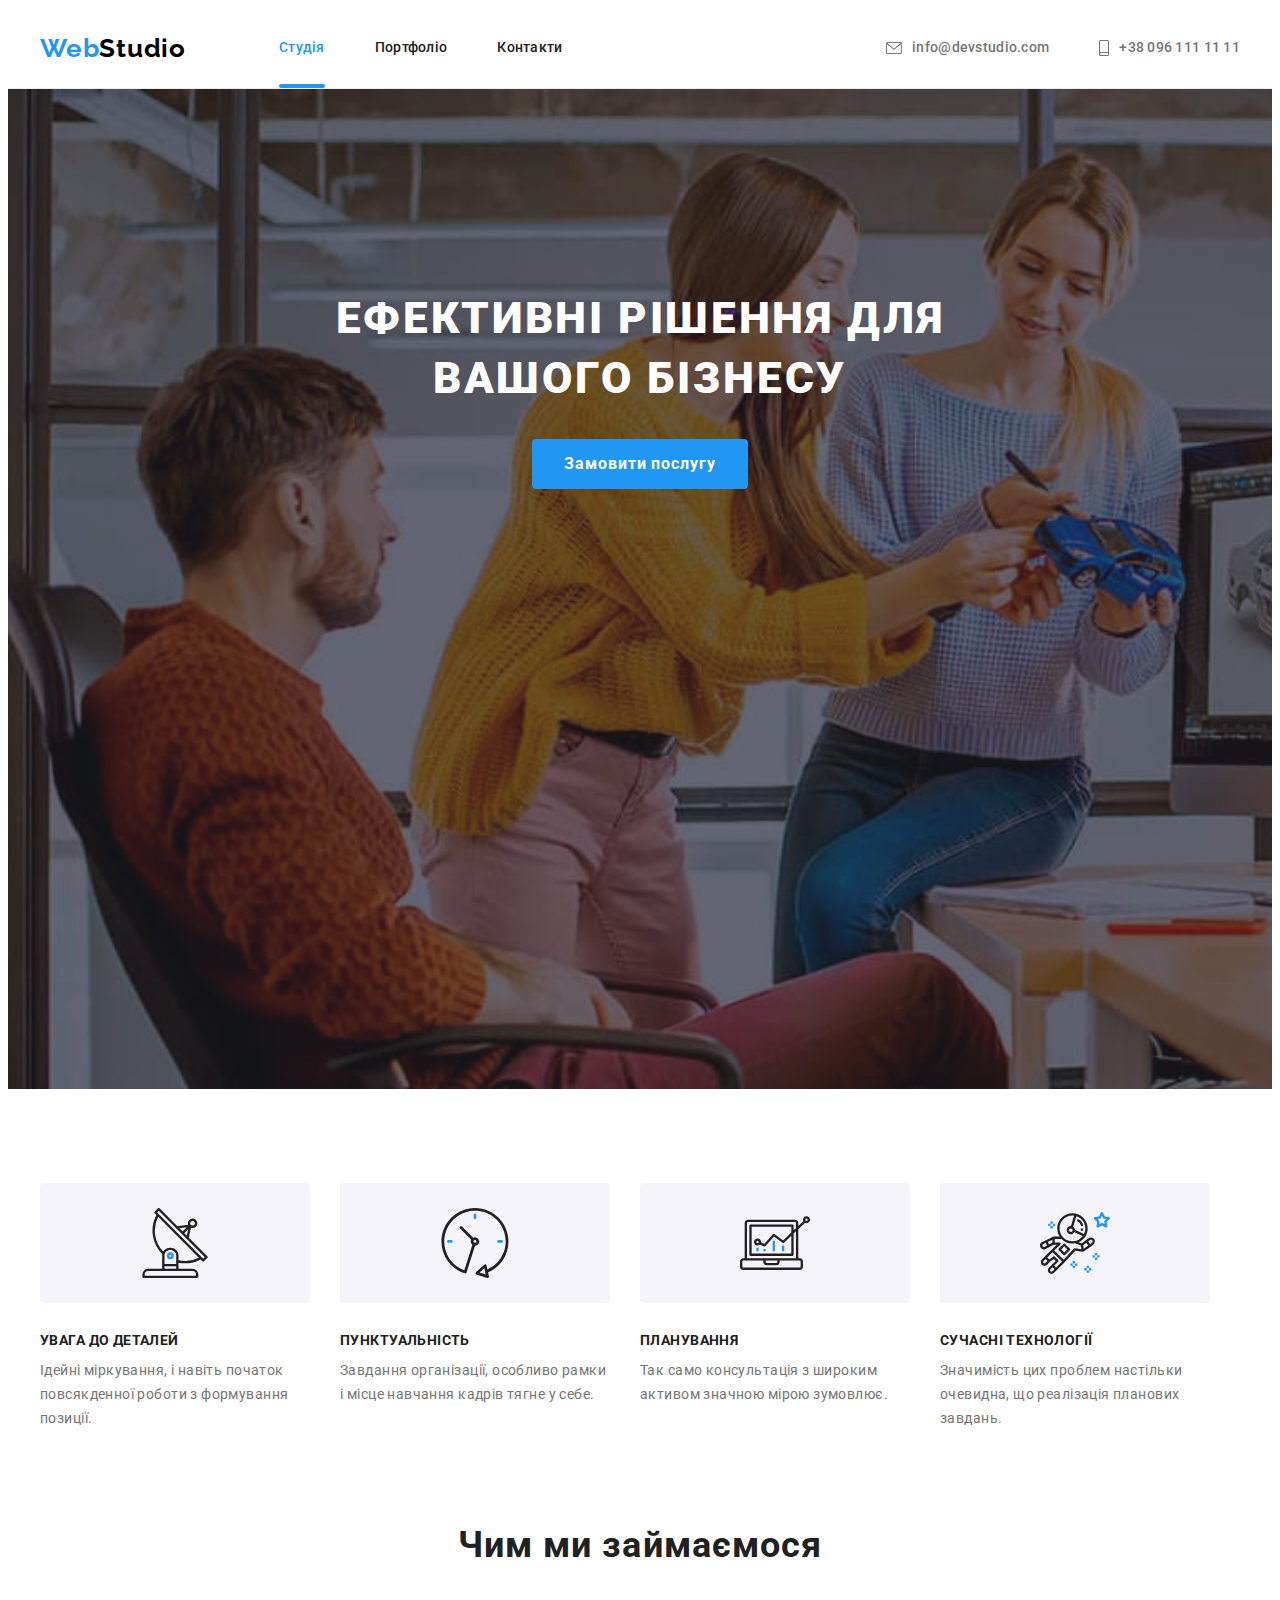
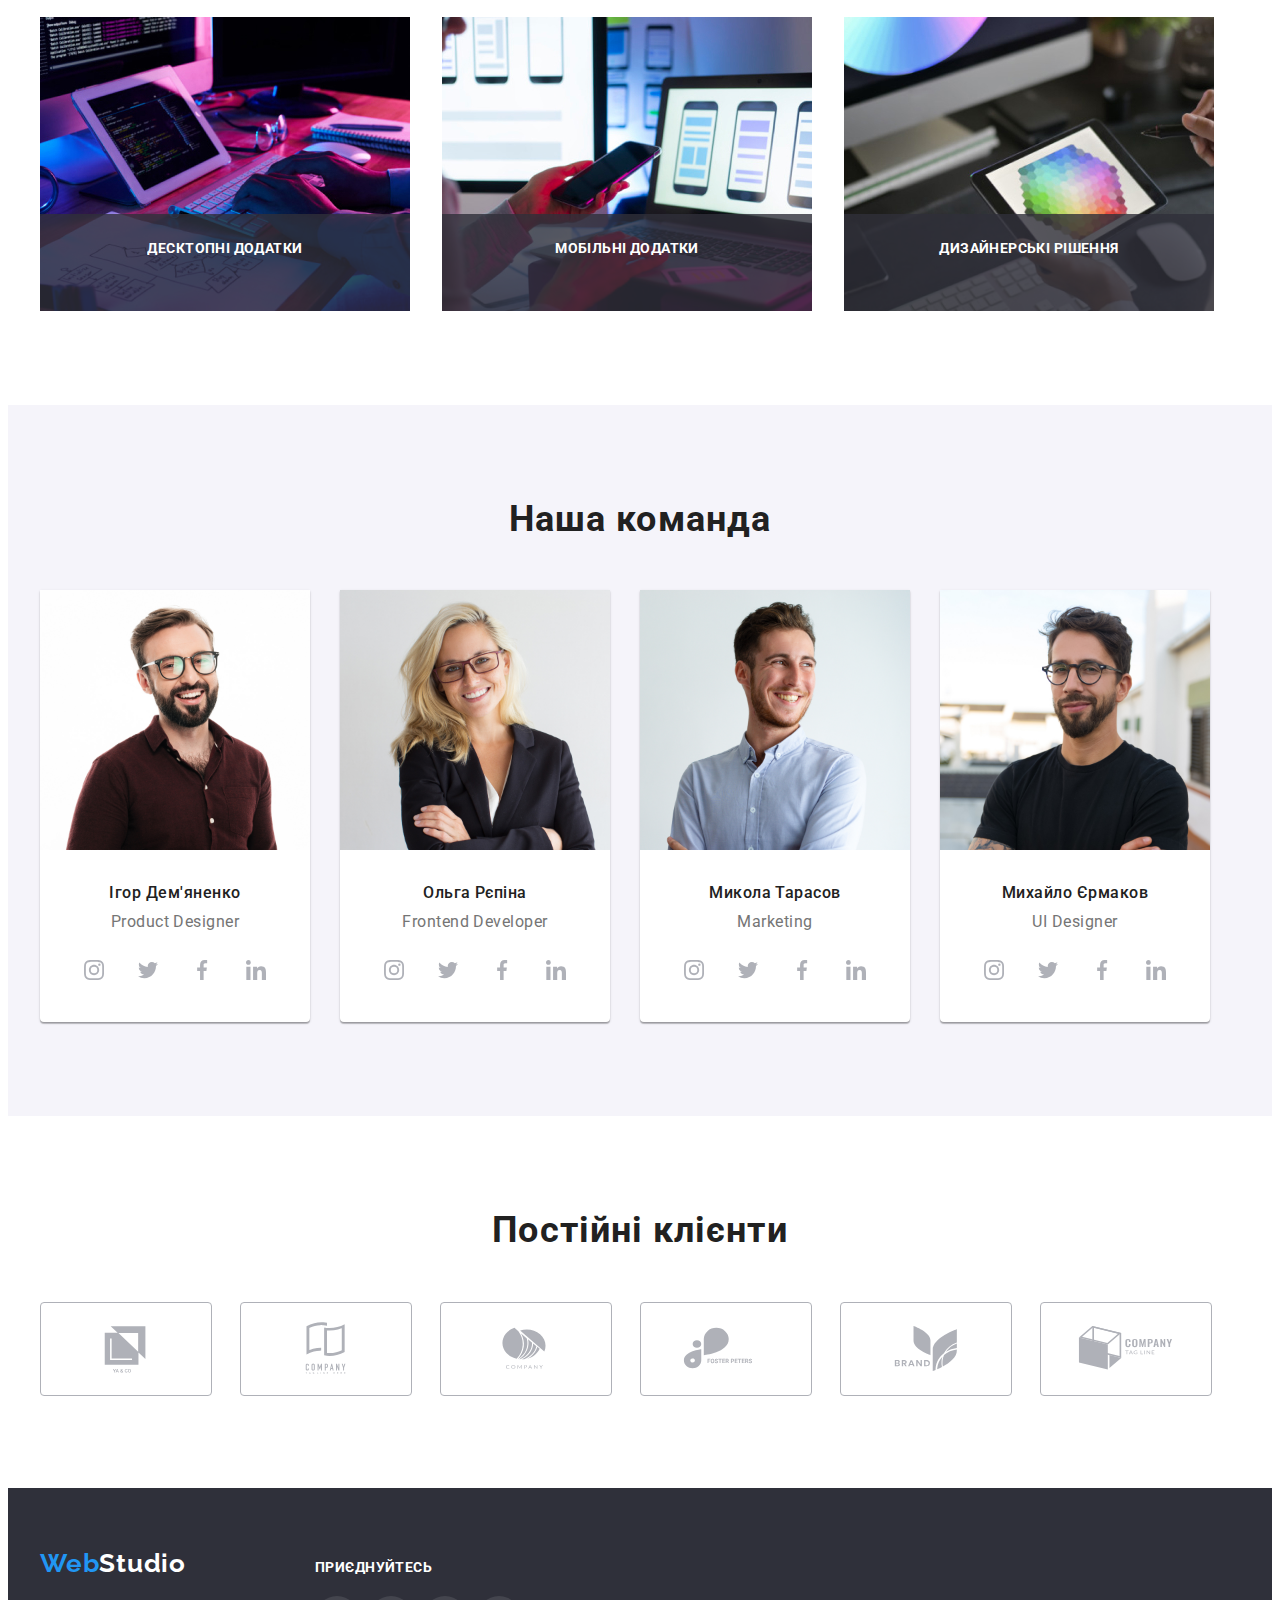
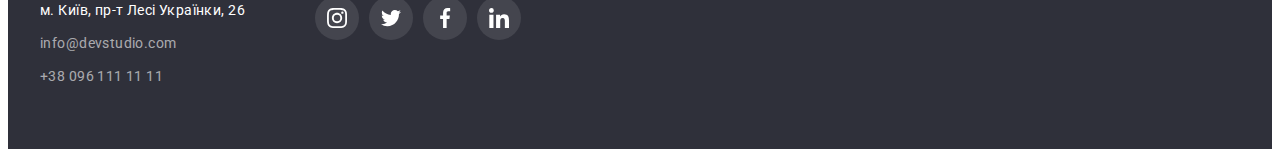
<file: index.html>
<!DOCTYPE html>
<html lang="uk">
  <head>
    <meta charset="UTF-8" />
    <meta http-equiv="X-UA-Compatible" content="IE=edge" />
    <meta name="viewport" content="width=device-width, initial-scale=1.0" />
    <link rel="preconnect" href="https://fonts.googleapis.com">
<link rel="preconnect" href="https://fonts.gstatic.com" crossorigin>
<link href="https://fonts.googleapis.com/css2?family=Raleway:wght@700&family=Roboto:wght@400;500;700;900&display=swap" rel="stylesheet">
<link rel="stylesheet" href="https://cdnjs.cloudflare.com/ajax/libs/modern-normalize/1.1.0/modern-normalize.min.css" 
integrity="sha512-wpPYUAdjBVSE4KJnH1VR1HeZfpl1ub8YT/NKx4PuQ5NmX2tKuGu6U/JRp5y+Y8XG2tV+wKQpNHVUX03MfMFn9Q==" crossorigin="anonymous" referrerpolicy="no-referrer" />    
<link rel="stylesheet" href="css/styles.css">
    <title>Студія</title>
  </head>
  <body>
    <!-- шапка-->
    <header class="header ">
      <div class="header-menu container">
      <a class="header-link link" href="./index.html"><span class="colortext">Web</span>Studio</a>
      <nav>
        <ul class="header-list" > 
          <li class="header-list-item list" ><a class="header-links current link" href="./index.html"> Студія</a></li>
          <li class="header-list-item list"><a class="header-links link" href="./portfolio.html">Портфоліо</a></li>
          <li class="header-list-item list"><a class="header-links link" href="#">Контакти</a></li>
        </ul>
      </nav>
      <ul class="kontakt">
        <li class="contakt-item list">
          <a class="header-mail link kontakt-link" href="mailto:info@devstudio.com">
            <svg class="kontakt-icon" width="16" height="12">
              <use href="./images/icons.svg#envelope" ></use>
            </svg>
            info@devstudio.com</a>
        </li>
        <li class="contakt-item list">
          <a class="header-tel link" href="tel:+380961111111">
            <svg class="kontakt-icon" width="10" height="16">
              <use href="./images/icons.svg#smartphone" ></use>
            </svg> 
            +38 096 111 11 11</a></li>
      </ul>
    </div>
    </header>
    <!-- главная-->
    <main >
      <!--блок 1-->
      


      <section class="hat section overlay " >
        <div class="container ">
        <h1 class="hat-title">Ефективні рішення для вашого бізнесу</h1>
        <button data-modal-open class="hat-btn" type="button">Замовити послугу</button>
        <div class="backdrop is-hidden" data-modal>
          <div class="modal">
            <button data-modal-close class="btn-close" >
              <svg class="icon-close" height="18" width="18">
                <use href="./images/close.svg#close"></use>
              </svg>
            </button>
          </div>
          </div>
      </div>


      </section>
   
      <!-- особенности -->
      <section class="property section" >
        <div class="container">
        <h2 class="visually-hidden" >Особености</h2>
        <ul class="property-list" >
          <li class="property-item list ">

            <div class="icon-link">
              <svg class="icon-sot" width="70" height="70">
                <use href="./images/icons.svg#antenna"></use>
              </svg>
             </div>
            <h3 class="property-titles">УВАГА ДО ДЕТАЛЕЙ</h3>
            <p class="property-text">
              Ідейні міркування, і навіть початок повсякденної роботи з
              формування позиції.
            </p>
          </li>
          <li class="property-item list ">
            <div class="icon-link">
              <svg class="icon-sot" width="70" height="70">
                <use href="./images/icons.svg#clock"></use>
              </svg>
            </div>
            <h3 class="property-titles">ПУНКТУАЛЬНІСТЬ</h3>
             <p class="property-text">
              Завдання організації, особливо рамки і місце навчання кадрів тягне
              у себе.
            </p>
          </li>
          <li class="property-item list ">
            <div class="icon-link">
              <svg class="icon-sot" width="70" height="70">
                <use href="./images/icons.svg#diagram"></use>
              </svg>
            </div>
            <h3 class="property-titles">ПЛАНУВАННЯ</h3>
            <p class="property-text">
              Так само консультація з широким активом значною мірою зумовлює.
            </p>
          </li>
          <li class="property-item list ">
            <div class="icon-link">
              <svg class="icon-sot" width="70" height="70">
                <use href="./images/icons.svg#astronaut"></use>
              </svg>
            </div>
            <h3 class="property-titles">СУЧАСНІ ТЕХНОЛОГІЇ</h3>
            <p class="property-text">
              Значимість цих проблем настільки очевидна, що реалізація планових
              завдань.
            </p>
          </li>
        </ul>
      </div>
      </section>

      <!-- наши работы -->
      <section class="work">
        <div class="container">
        <h2 class="work-title">Чим ми займаємося</h2>
        <ul class="work-list">
          <li class="work-item list">
            <a  href="#">
              <div class="work-link" >
                  <img
                src="./images/img1.jpg"
                alt="веб сайті"
                width="370"
                height="294"
              />
              <p class="work-text">
                Десктопні додатки
              </p>
            
              </div>
            </a>
          </li>

          <li class="work-item list">
            <a href="#">
              <div class="work-link" >
              <img
                src="./images/img2.jpg"
                alt="додаткі"
                width="370"
                height="294" />
            <p class="work-text">
              Мобільні додатки
            </p>
            </div>
          </a>
          </li>

          <li class="work-item list">
            <a href="#">
              <div class="work-link" >
              <img
                src="./images/img3.jpg"
                alt="дизайн"
                width="370"
                height="294" />
                <p class="work-text">
                  Дизайнерські рішення
                </p>
              
                </div>
              </a>
          </li>

        </ul>
        </div>
      </section>
      <!-- наша команда -->
      <section class="team section">
        <div class="container">
        <h2 class="team-title">Наша команда</h2>
        <ul class="team-list">
          <li class="team-item list">
            <img
              src="./images/img41.jpg"
              alt="Ігор Дем'яненко"
              width="270"
              height="260"
            />
            <div class="team-dop">
                <h3 class="team-item-title">Ігор Дем'яненко</h3>
                <p class="team-item-text" lang="en">Product Designer</p>
          
                  <ul class="team-cot-list">
              <li class="team-cot-item">
                  <a class="team-cot-link" href="">
                    <svg class="team-cot-icon" width="20" height="20">
                      <use href="./images/icons.svg#instagram-">
                      </use>
                    </svg>
                  </a>
              </li>
              <li class="team-cot-item">
                <a class="team-cot-link" href="">
                  <svg class="team-cot-icon" width="20" height="20">
                    <use href="./images/icons.svg#twitter-1">
                    </use>
                  </svg>
                </a>
              </li>
              <li class="team-cot-item">
                <a class="team-cot-link" href="">
                  <svg class="team-cot-icon"  width="20" height="20">
                    <use href="./images/icons.svg#facebook">
                    </use>
                  </svg>
                </a>
              </li>
              <li class="team-cot-item">
                <a class="team-cot-link" href="">
                  <svg class="team-cot-icon"  width="20" height="20">
                    <use href="./images/icons.svg#linkedin-1">
                    </use>
                  </svg>
                </a>
              </li>
            </ul>
          </div>

          </li>
          <li class="team-item list">
            <img
              src="./images/img42.jpg"
              alt="Ольга Рєпіна"
              width="270"
              height="260"
            />
            <div class="team-dop">
               <h3 class="team-item-title">Ольга Рєпіна</h3>
            <p class="team-item-text"  lang="en">Frontend Developer</p>
              <ul class="team-cot-list">
          <li class="team-cot-item">
              <a class="team-cot-link" href="">
                <svg class="team-cot-icon" width="20" height="20" >
                  <use href="./images/icons.svg#instagram-">
                  </use>
                </svg>
              </a>
          </li>
          <li class="team-cot-item">
            <a class="team-cot-link" href="">
              <svg class="team-cot-icon" width="20" height="20" >
                <use href="./images/icons.svg#twitter-1">
                </use>
              </svg>
            </a>
          </li>
          <li class="team-cot-item">
            <a class="team-cot-link" href="">
              <svg class="team-cot-icon"  width="20" height="20" >
                <use href="./images/icons.svg#facebook">
                </use>
              </svg>
            </a>
          </li>
          <li class="team-cot-item">
            <a class="team-cot-link" href="">
              <svg class="team-cot-icon"  width="20" height="20" >
                <use href="./images/icons.svg#linkedin-1">
                </use>
              </svg>
            </a>
          </li>
        </ul>
      </div>
           
          </li>
          <li class="team-item list">
            <img
              src="./images/img43.jpg"
              alt="Микола Тарасов"
              width="270"
              height="260"
            />
            <div class="team-dop">
                <h3 class="team-item-title">Микола Тарасов</h3>
                <p class="team-item-text" lang="en">Marketing</p>

              <ul class="team-cot-list">
          <li class="team-cot-item">
              <a class="team-cot-link" href="">
                <svg class="team-cot-icon" width="20" height="20">
                  <use href="./images/icons.svg#instagram-">
                  </use>
                </svg>
              </a>
          </li>
          <li class="team-cot-item">
            <a class="team-cot-link" href="">
              <svg class="team-cot-icon" width="20" height="20">
                <use href="./images/icons.svg#twitter-1">
                </use>
              </svg>
            </a>
          </li>
          <li class="team-cot-item">
            <a class="team-cot-link" href="">
              <svg class="team-cot-icon"  width="20" height="20">
                <use href="./images/icons.svg#facebook">
                </use>
              </svg>
            </a>
          </li>
          <li class="team-cot-item">
            <a class="team-cot-link" href="">
              <svg class="team-cot-icon"  width="20" height="20">
                <use href="./images/icons.svg#linkedin-1">
                </use>
              </svg>
            </a>
          </li>
        </ul>
      </div>
          </li>
          <li class="team-item list">
            <img
              src="./images/img44.jpg"
              alt="Михайло Єрмаков"
              width="270"
              height="260"
            />
            <div class="team-dop">
             <h3 class="team-item-title">Михайло Єрмаков</h3>
             <p class="team-item-text" lang="en">UI Designer</p>  
            
              <ul class="team-cot-list">
          <li class="team-cot-item">
              <a class="team-cot-link" href="">
                <svg class="team-cot-icon" width="20" height="20">
                  <use href="./images/icons.svg#instagram-">
                  </use>
                </svg>
              </a>
          </li>
          <li class="team-cot-item">
            <a class="team-cot-link" href="">
              <svg class="team-cot-icon" width="20" height="20">
                <use href="./images/icons.svg#twitter-1">
                </use>
              </svg>
            </a>
          </li>
          <li class="team-cot-item">
            <a class="team-cot-link" href="">
              <svg class="team-cot-icon"  width="20" height="20">
                <use href="./images/icons.svg#facebook">
                </use>
              </svg>
            </a>
          </li>
          <li class="team-cot-item">
            <a class="team-cot-link" href="">
              <svg class="team-cot-icon"  width="20" height="20">
                <use href="./images/icons.svg#linkedin-1">
                </use>
              </svg>
            </a>
          </li>
        </ul>
      </div>
          </li>
        </ul>
        </div>
      </section>
    </main>

    <!-- ПОСТОЯННІЕ КЛИЕНТІ -->
    <section class="klients section ">
      <div class="container">
        <h2 class="klients-title">Постійні клієнти</h2>
        <ul class="klients-list">

          <ll class="klients-item">
            <a class="klients-link" href="">
              <svg class="klients-icon" width="106" height="60">
                <use href="./images/icons.svg#Logo"></use>
              </svg>
            </a>
          </ll>

          <ll class="klients-item">
            <a class="klients-link" href="">
              <svg class="klients-icon" width="106" height="60">
                <use href="./images/icons.svg#Logo-1"></use>
              </svg>
            </a>
          </ll>

          <ll class="klients-item">
            <a class="klients-link" href="">
              <svg class="klients-icon" width="106" height="60">
                <use href="./images/icons.svg#Logo-2"></use>
              </svg>
            </a>
          </ll>

          <ll class="klients-item">
            <a class="klients-link" href="">
              <svg class="klients-icon" width="106" height="60">
                <use href="./images/icons.svg#Logo-3"></use>
              </svg>
            </a>
          </ll>

          <ll class="klients-item">
            <a class="klients-link" href="">
              <svg class="klients-icon" width="106" height="60">
                <use href="./images/icons.svg#Logo-4"></use>
              </svg>
            </a>
          </ll>

          <ll class="klients-item">
            <a class="klients-link" href="">
              <svg class="klients-icon" width="106" height="60">
                <use href="./images/icons.svg#Logo-5"></use>
              </svg>
            </a>
        </ll>
        </ul>

      </div>

    </section>

    <!--підвал-->
    <footer class="footer ">
      <div class="container footer-container">

      
      <div class="footer-nav">
      <a class="footer-link link" href="./index.html"> <span class="colortext">Web</span>Studio</a>
      <address class="adress">
        <p class="adress-text">м. Київ, пр-т Лесі Українки, 26 </p>
        <ul class="">
          <li class="list">
            <a class="footer-mail link" href="mailto:info@devstudio.com">info@devstudio.com</a>
          </li>
          <li class="list">
            <a class="footer-tel link" href="tel:+380961111111">+38 096 111 11 11</a></li>
        </ul>
      </address>
      </div>
      <div class="footer-cot-seti">
        <h2 class="title-cot-seti">
          приєднуйтесь
        </h2>
        <ul class="footer-cot-list">
          <li class="footer-cot-item">
              <a class="footer-cot-link" href="">
                <svg class="footer-cot-icon" width="20" height="20">
                  <use href="./images/icons.svg#instagram-">
                  </use>
                </svg>
              </a>
          </li>
          <li class="footer-cot-item">
            <a class="footer-cot-link" href="">
              <svg class="footer-cot-icon" width="20" height="20">
                <use href="./images/icons.svg#twitter-1">
                </use>
              </svg>
            </a>
          </li>
          <li class="footer-cot-item">
            <a class="footer-cot-link" href="">
              <svg class="footer-cot-icon"  width="20" height="20">
                <use href="./images/icons.svg#facebook">
                </use>
              </svg>
            </a>
          </li>
          <li class="footer-cot-item">
            <a class="footer-cot-link" href="">
              <svg class="footer-cot-icon"  width="20" height="20">
                <use href="./images/icons.svg#linkedin-1">
                </use>
              </svg>
            </a>
          </li>
        </ul>
      </div>
    </div>
    </footer>
    <script src="./js/modal.js"></script>
  </body>
</html>
</file>
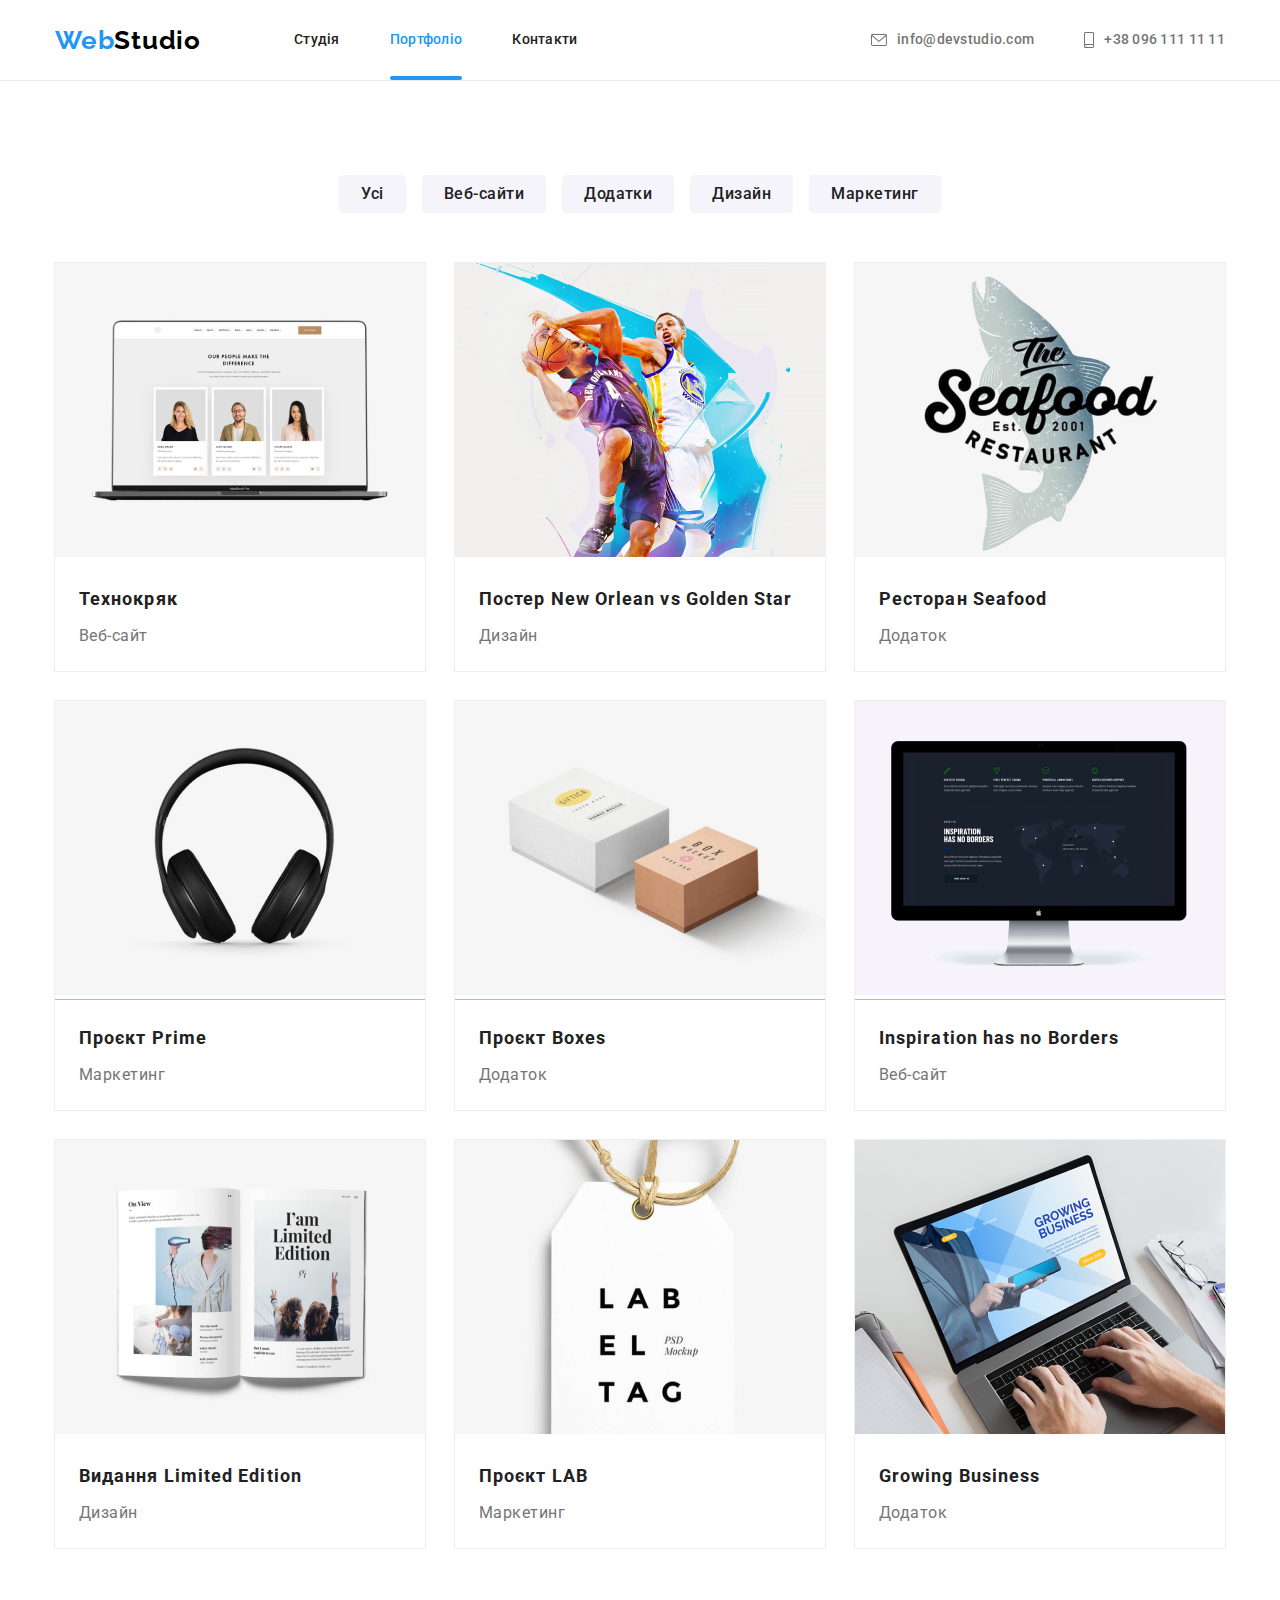
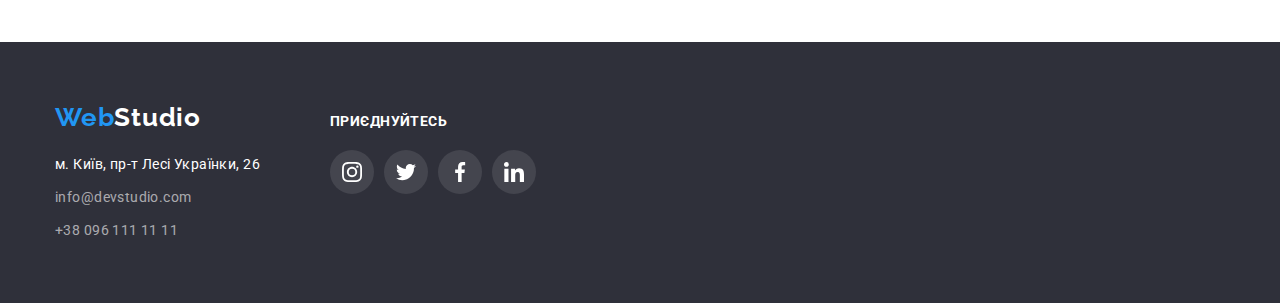
<file: portfolio.html>
<!DOCTYPE html>
<html lang="uk">
<head>
    <meta charset="UTF-8">
    <meta http-equiv="X-UA-Compatible" content="IE=edge">
    <meta name="viewport" content="width=, initial-scale=1.0">
    <link rel="preconnect" href="https://fonts.googleapis.com">
<link rel="preconnect" href="https://fonts.gstatic.com" crossorigin>
<link href="https://fonts.googleapis.com/css2?family=Raleway:wght@700&family=Roboto:wght@400;500;700;900&display=swap" rel="stylesheet">
<link rel="stylesheet" href="https://cdnjs.cloudflare.com/ajax/libs/modern-normalize/1.1.0/modern-normalize.min.css">     
<link rel="stylesheet" href="css/styles.css">
    <title lang="en">Портфоліо</title>
</head>
 <body>
    <!-- шапка-->
    <header class="header ">
      <div class="header-menu container">
      <a class="header-link link" href="./index.html"><span class="colortext">Web</span>Studio</a>
      <nav>
        <ul class="header-list" > 
          <li class="header-list-item list" ><a class="header-links link" href="./index.html"> Студія</a></li>
          <li class="header-list-item list"><a class="header-links link current" href="./portfolio.html">Портфоліо</a></li>
          <li class="header-list-item list"><a class="header-links link" href="#">Контакти</a></li>
        </ul>
      </nav>
      <ul class="kontakt">
        <li class="contakt-item list">
          <a class="header-mail link kontakt-link" href="mailto:info@devstudio.com">
            <svg class="kontakt-icon" width="16" height="12">
              <use href="./images/icons.svg#envelope" ></use>
            </svg>
            info@devstudio.com</a>
        </li>
        <li class="contakt-item list">
          <a class="header-tel link" href="tel:+380961111111">
            <svg class="kontakt-icon" width="10" height="16">
              <use href="./images/icons.svg#smartphone" ></use>
            </svg> 
            +38 096 111 11 11</a></li>
      </ul>
    </div>
    </header>
    <!-- Главная-->
   <main>
       <!-- Фильтр- кнопки-->
       <section class="section">
        <div class="container">
        <h1 class="visually-hidden">Кнопки</h1>
        <ul class="button">
      <li class="button-item list"><button class="buttons" type="button">Усі</button></li>
      <li class="button-item list"><button class="buttons" type="button">Веб-сайти</button></li>
      <li class="button-item list"><button class="buttons" type="button">Додатки</button></li>
      <li class="button-item list"><button class="buttons" type="button">Дизайн</button></li>
      <li class="button-item list"><button class="buttons" type="button">Маркетинг</button></li>
    </ul>

    <!--список с фото-->

     <ul class="photo">
       <li class="photo-item list">
        <a class="link photo-link"  href="">
          <div class="wrapper">
           <img class="img" src="./images/img12.jpg" alt="Технокряк" width="370" height="294"> 
         
          <p class="wrapper-text">
            Ресурс пропонує комплексні пропозиції з різним
             рівнем функціоналу та сервісів. 
            Все це дозволить відвідувачу отримати вичерпні 
            відомості про компанію чи приватну особу.
          </p>  
          </div>
          
         <div class="photo-dop">
          <h2 class="photo-title">
           Технокряк
          </h2>
          <p class="photo-text">
           Веб-сайт
          </p>
         </div>
        </a>
         
      </li>

    <li class="photo-item list">
      <a class="link photo-link"  href="">
        <div class="wrapper">
      <img src="./images/img13.jpg" alt="Постер  New Orleajn vs Golden Star" width="370" height="294">
      <p class="wrapper-text">
        Ресурс пропонує комплексні пропозиції з різним
         рівнем функціоналу та сервісів. 
        Все це дозволить відвідувачу отримати вичерпні 
        відомості про компанію чи приватну особу.
      </p>  
      </div>
         <div class="photo-dop"> 
           <h2 class="photo-title">
          Постер<span lang="en"> New Orlean vs Golden Star</span> 
        </h2>
        <p class="photo-text">
          Дизайн
        </p> 
         </div>
        </a>
    </li>
    
      <li class="photo-item list">
        <a class="link photo-link"  href="">
          <div class="wrapper">
       <img src="./images/img18.jpg" alt="Ресторан Seafood" width="370" height="294">
       <p class="wrapper-text">
        Ресурс пропонує комплексні пропозиції з різним
         рівнем функціоналу та сервісів. 
        Все це дозволить відвідувачу отримати вичерпні 
        відомості про компанію чи приватну особу.
      </p>  
      </div>
       <div class="photo-dop">
         <h2 class="photo-title">
        Ресторан <span lang="en"> Seafood</span> 
       </h2>
       <p class="photo-text">
         Додаток
       </p>
       </div>
      </a>
      </li>

      <li class="photo-item list">
        <a class="link photo-link"  href="">
          <div class="wrapper">
        <img src="./images/img11.jpg" alt="Проєкт Prime" width="370" height="294">
        <p class="wrapper-text">
          Ресурс пропонує комплексні пропозиції з різним
           рівнем функціоналу та сервісів. 
          Все це дозволить відвідувачу отримати вичерпні 
          відомості про компанію чи приватну особу.
        </p>  
        </div>
        <div class="photo-dop">
           <h2 class="photo-title">Проєкт <span lang="en"> Prime</span>
           </h2>
        <p class="photo-text">
          Маркетинг
        </p>
        </div>
        </a>
      </li>

      <li class="photo-item list">
        <a class="link photo-link"  href="">
          <div class="wrapper">
        <img src="./images/img19.jpg" alt="Проєкт Boxes" width="370" height="294">
        <p class="wrapper-text">
          Ресурс пропонує комплексні пропозиції з різним
           рівнем функціоналу та сервісів. 
          Все це дозволить відвідувачу отримати вичерпні 
          відомості про компанію чи приватну особу.
        </p>  
        </div>
        <div class="photo-dop">
         <h2 class="photo-title">
          Проєкт <span lang="en"> Boxes</span>
        </h2>
        <p class="photo-text">
          Додаток
        </p> 
        </div>
        </a>
      </li>

       <li class="photo-item list">
        <a class="link photo-link"  href="">
          <div class="wrapper">
         <img src="./images/img17.jpg" alt="Inspiration has no Borders" width="370" height="294" >
         <p class="wrapper-text">
          Ресурс пропонує комплексні пропозиції з різним
           рівнем функціоналу та сервісів. 
          Все це дозволить відвідувачу отримати вичерпні 
          відомості про компанію чи приватну особу.
        </p>  
        </div>
         <div class="photo-dop">
            <h2 lang="en" class="photo-title">Inspiration has no Borders</h2>
         <p class="photo-text">
          Веб-сайт
         </p>
         </div>
        </a>
      </li>

       <li class="photo-item list">
        <a class="link photo-link"  href="">
          <div class="wrapper">
         <img src="./images/img16.jpg" alt="Видання Limited Edition" width="370" height="294">
         <p class="wrapper-text">
          Ресурс пропонує комплексні пропозиції з різним
           рівнем функціоналу та сервісів. 
          Все це дозволить відвідувачу отримати вичерпні 
          відомості про компанію чи приватну особу.
        </p>  
        </div>
         <div class="photo-dop">
           <h2 class="photo-title">
             Видання <span lang="en"> Limited Edition</span> 
        </h2>
         <p class="photo-text">
           Дизайн
        </p>
         </div>
        </a>
      </li>

       <li class="photo-item list">
        <a class="link photo-link"  href="">
          <div class="wrapper">
        <img src="./images/img15.jpg" alt="Проєкт LAB" width="370" height="294">
        <p class="wrapper-text">
          Ресурс пропонує комплексні пропозиції з різним
           рівнем функціоналу та сервісів. 
          Все це дозволить відвідувачу отримати вичерпні 
          відомості про компанію чи приватну особу.
        </p>  
        </div>
        <div class="photo-dop">
          <h2 class="photo-title">
         Проєкт <span lang="en"> LAB</span>
       </h2> 
        <p class="photo-text">
          Маркетинг
       </p>
        </div>
        </a>
      </li>

      <li class="photo-item list">
        <a class="link photo-link"  href="">
          <div class="wrapper">
        <img src="./images/img14.jpg" alt="Growing Business" width="370" height="294">
        <p class="wrapper-text">
          Ресурс пропонує комплексні пропозиції з різним
           рівнем функціоналу та сервісів. 
          Все це дозволить відвідувачу отримати вичерпні 
          відомості про компанію чи приватну особу.
        </p>  
        </div>
        <div class="photo-dop">
            <h2 class="photo-title" lang="en">
          Growing Business
        </h2>
        <p class="photo-text">
          Додаток
        </p>
        </div>
        </a>
      </li>

     </ul>
    </div>
    </section>
  </main>

 <!--підвал-->
 <footer class="footer ">
  <div class="container footer-container">
  <div class="footer-nav">
  <a class="footer-link link" href="./index.html"> <span class="colortext">Web</span>Studio</a>
  <address class="adress">
    <p class="adress-text">м. Київ, пр-т Лесі Українки, 26 </p>
    <ul class="">
      <li class="list">
        <a class="footer-mail link" href="mailto:info@devstudio.com">info@devstudio.com</a>
      </li>
      <li class="list">
        <a class="footer-tel link" href="tel:+380961111111">+38 096 111 11 11</a></li>
    </ul>
  </address>
  </div>
  <div class="footer-cot-seti">
    <h2 class="title-cot-seti">
      приєднуйтесь
    </h2>
    <ul class="footer-cot-list">
      <li class="footer-cot-item">
          <a class="footer-cot-link" href="">
            <svg class="footer-cot-icon" width="20" height="20">
              <use href="./images/icons.svg#instagram-">
              </use>
            </svg>
          </a>
      </li>
      <li class="footer-cot-item">
        <a class="footer-cot-link" href="">
          <svg class="footer-cot-icon" width="20" height="20">
            <use href="./images/icons.svg#twitter-1">
            </use>
          </svg>
        </a>
      </li>
      <li class="footer-cot-item">
        <a class="footer-cot-link" href="">
          <svg class="footer-cot-icon"  width="20" height="20">
            <use href="./images/icons.svg#facebook">
            </use>
          </svg>
        </a>
      </li>
      <li class="footer-cot-item">
        <a class="footer-cot-link" href="">
          <svg class="footer-cot-icon"  width="20" height="20">
            <use href="./images/icons.svg#linkedin-1">
            </use>
          </svg>
        </a>
      </li>
    </ul>
  </div>
</div>
</footer>
 </body>
</html>
</file>
<file: css/styles.css>
/* основной цвет #212121 */
/* вторичній цвет #757575 */
/* белый #FFFFFF*/
/* акцент-синий #2196F3*/
/* background: #F5F4FA;
background: #2F303A;
 */

:root{
    --primary-text-color:#212121;
    --titl-text-color:#757575;
    --accent-color:#2196F3;
    --background-color:#F5F4FA;
    --background-color-footer:#2F303A;
    --color-white: #fff;

    
}
 
body {
    font-family: 'Roboto', sans-serif;
    background: #FFFFFF;
    color: var(--primary-text-color);
}

.container {
    width: 1200px;
    margin: 0 auto; 
    padding: 0 15px;
    padding-right: 15px; 
    /* background-color: aqua;  */

}

p,
h1,
h2,
h3,
h4,
h5,
h6
{
margin: 0;
}
ul {
    margin: 0;
    padding-left: 0;
    list-style: none;
}
.section{
    padding: 94px 0;
}
/* ----------------------шапка - header----------------------*/
.header-link{
    font-family: 'Raleway';
    font-style: normal;
    font-weight: 700;
    font-size: 26px;
    line-height: 1.19;
    letter-spacing: 0.03em;
    color: black;
    transition: color 250ms cubic-bezier(0.4, 0, 0.2, 1);
}
.colortext
{
    color: var(--accent-color)  ;
}
.list{
    list-style: none;
    margin: 0;
    padding: 0;
}
.link{
    text-decoration: none;
}
.header{
    background-color:#FFFFFF ;
    border-bottom: 1px solid #ececec;
}
.header-links{ 
    display: block;
    padding-top: 32px;
    padding-bottom: 32px;  
    font-weight: 500;
    font-size: 14px;
    line-height: 1.14;
    letter-spacing: 0.02em;
    color: var(--primary-text-color);
    transition:  color 250ms cubic-bezier(0.4, 0, 0.2, 1);
/* position: relative; */
}

.header-links:hover,
.header-links:focus {
    color: var(--accent-color);
}
.header-link:hover,
.header-link:focus {
    color: var(--accent-color);
}
.header-list {
    display: flex; 
    margin-left: 93px;
     
}

.header-list-item:not(:last-child)
{
    margin-right: 50px;
}

.header-mail, .header-tel {
    display:flex;
    align-items: center;
    padding-top: 32px;
    padding-bottom: 32px; 
    font-weight: 500;
    font-size: 14px;
    line-height: 1.14;
    letter-spacing: 0.02em;
    color: var(--titl-text-color);
    transition: color 250ms cubic-bezier(0.4, 0, 0.2, 1);
}
.header-mail:hover, .header-tel:hover,
.header-mail:focus, .header-tel:focus
{   color: var(--accent-color);}
.kontakt{
    display: flex;
    margin-left: auto;
    justify-content: center;
}
.contakt-item:not(:last-child){
    margin-right: 50px;
}
.header-menu{
    display: flex;
    align-items: center;
}
/* подчеркивание для активной страницы */
.current
{
    position: relative; 
    color:var(--accent-color);
    transition-property: background-color;
    transition-duration: 250ms; 
}
.current::after{
 position: absolute; 
    content: "";
    display: block;
    color: var(--accent-color);
    /* top: 97%;   */
    left: 0;
    bottom: 0; 
    width: 100%;
    height: 4px;
    background-size: cover; 
    background-color: var(--accent-color);
    border-radius: 2px;
    transition: 250ms cubic-bezier(0.4, 0, 0.2, 1);
}
/* иконки в контактах в шапке */
.kontakt-icon{
    fill: currentColor;
    margin-right: 10px;
}

/* -------------шапка в mane--------------- */
.overlay{
    background-image:linear-gradient(to right, rgba(47, 48, 58, 0.4),rgba(47, 48, 58, 0.4)),
     url(../images/header.jpg);
    margin-left: auto;
    margin-right: auto;
    max-width: 1600px;
    height: 600px;
    background-color:  #C4C4C4;
    background-repeat: no-repeat;
    background-size: cover;
}
.hat{
    /* background: #2F303A; */
    padding: 200px 0;
    text-align: center; 
    
   

    
}
.hat-title{
    font-weight: 900;
    font-size: 44px;
    line-height: 1.36;
    /* or 136% */
    text-align: center; 
    letter-spacing: 0.06em;
    text-transform: uppercase;
    color: #FFFFFF;
    margin-top: 0;
    margin-bottom: 30px;
    margin-right: auto;
    margin-left:auto;
    width: 696px;
}

.hat-btn{
    display: inline-block;
    align-items: center;
    font-family: 'Roboto';
    font-style: normal;
    font-weight: 700;
    font-size: 16px;
    line-height: 1.87;
    background-color:var(--accent-color) ;
    color: #FFFFFF;
    cursor: pointer;
    letter-spacing: 0.06em;
    border-radius: 4px;
    padding: 10px 32px;
    border: none;
    text-align: center;
    min-width: 216px;
 
    }  


    /* модалка */
    .backdrop{
        position: fixed;
        top: 0;
        left: 0;
        width: 100%;
        height: 100%;
        background:  rgba(0, 0, 0, 0.2);
        transition: opacity 300ms linear, visibility 300ms linear;
    }
    .modal{
position: absolute;
display: flex;
justify-content: end;
width: 528px;
min-height: 581px;
left: 50%;
top: 50%;

background: #FFFFFF;
box-shadow: 0px 1px 3px rgba(0, 0, 0, 0.12), 0px 1px 1px rgba(0, 0, 0, 0.14), 0px 2px 1px rgba(0, 0, 0, 0.2);
border-radius: 4px;
transform: translate(-50%, -50%) scale(1);
transition: transform 250ms cubic-bezier(0.4, 0, 0.2, 1);
    }
.backdrop.is-hidden .modal{
    transform: translate(-50%, -50%) scale(0);
    transition: transform 250ms cubic-bezier(0.4, 0, 0.2, 1);
}
    
   .icon-close{
    fill: #000;
    
   }
   .icon-close:focus, .icon-close:hover,
   .btn-close:focus, .btn-close:hover {
    fill: var(--accent-color);
  
 
    
   }
   .btn-close{
    position: absolute;

    background: #fff;
    border: 1px solid rgba(0, 0, 0, 0.1);
    display: flex;
    align-items: center;
    justify-content: center;
    width: 30px;
    height: 30px;
    border-radius: 50%;
    margin: 8px;
cursor: pointer;

   }
   .backdrop.is-hidden{
    opacity: 0;
    pointer-events: none;
    visibility: hidden;
   }
   
/* -------------------особенности -----------------*/
.visually-hidden {
    position: absolute;
    width: 1px;
    height: 1px;
    margin: -1px;
    border: 0;
    padding: 0;
    white-space: nowrap;
    clip-path: inset(100%);
    clip: rect(0 0 0 0);
    overflow: hidden;}
.property-list{
    display: flex;
    
}
.property-item{
    width: 270px;
}
 /* .property-item::before{ 
    display:block;
    content:"";
    height: 120px;
    background-size: 70px; 
    background-repeat: no-repeat;
    background-position: center;
    background-color: #F5F4FA;
    border-radius: 4px;
    margin-bottom: 30px;
}
.icon-antenna::before{
   
    background-image: url(../images/antenna\ 1.svg);
}
.icon-clock::before{
    background-image: url(../images/clock\ 1.svg);
}
.icon-diagram::before{
    background-image: url(../images/diagram\ 1.svg);
}
.icon-astranavt::before{
background-image: url(../images/astronaut\ 1.svg); } */

.property-item:not(:last-child){
    margin-right: 30px;
}    

 .icon-link{
    color: var(--primary-text-color);
    display: flex;
    align-items: center;
    justify-content: center;
    background:var(--background-color);
    width: 270px;
    height: 120px;
    border:none;
    border-radius: 4px;
    margin-bottom: 30px;

}
.icon-sot{
    fill: currentColor;
}
.property-titles{
    font-weight: 700;
    font-size: 14px;
    line-height: 1.14;
    letter-spacing: 0.03em;
    text-transform: uppercase;
    color: var(--primary-text-color);
    margin-bottom: 10px;

}
.property-text{
    font-size: 14px;
    line-height: 1.71;
    letter-spacing: 0.03em;
    color: var(--titl-text-color);
}

/* -------------------наши роботі--------------- */
 .work-title{
    font-weight: 700;
    font-size: 36px;
    line-height: 1.16;
    text-align: center; 
    letter-spacing: 0.03em;
    color:var(--primary-text-color);
    margin-bottom: 50px;
    }
.work
{ padding-bottom: 94px;}
    .work-list{
        display: flex;
    }
    .work-item:not(:last-child){
        margin-right: 32px;
    }
.work-link{
    position: relative; 
    display: block;
    line-height: 0;
}
.work-text{
  position: absolute;  
 font-weight: 700;
font-size: 14px;
line-height: 1.14;
text-align: center;
letter-spacing: 0.03em;
text-transform: uppercase;  
bottom: 0;
right: 0;
width: 370px;
height: 70px;
padding-top: 27px;
text-align: center;
background: rgba(47, 48, 58, 0.8);
color: #ffffff;
}


/* ---------команда--------------- */

.team{
    background: #F5F4FA;
}
 .team-title{
    font-weight: 700;
    font-size: 36px;
    line-height: 1.16;
    text-align: center; 
    letter-spacing: 0.03em;
    color:var(--primary-text-color);
    margin-bottom: 50px;
 }
 .team-list{
    display: flex;
    
 }
 .team-item{
width: 270px;
left: 815px;
top: 1632px;
background: #FFFFFF;
box-shadow: 0px 1px 3px rgba(0, 0, 0, 0.12), 0px 1px 1px rgba(0, 0, 0, 0.14), 0px 2px 1px rgba(0, 0, 0, 0.2);
border-radius: 0px 0px 4px 4px;
 }
 .team-item:not(:last-child){
    margin-right: 30px;
 }
  .team-item-title{
    font-weight: 500;
    font-size: 16px;
    line-height: 1.18;
    text-align: center;
    letter-spacing: 0.03em;
    color: var(--primary-text-color);
    
  }
  .team-item-text{
    font-size: 16px;
    line-height: 1.18;
    text-align: center;
    letter-spacing: 0.03em;
    color: var(--titl-text-color);
    padding-top: 10px; 
  }
 .team-dop{
    padding: 30px 0;
    text-align: center;
   

/* Наша команда -- соц сети  */
    
} 
.team-cot-link{
    color:  #AFB1B8;
    display: flex;
    align-items: center;
    justify-content: center;
    width: 44px;
    height: 44px;
    border-radius: 50%;
    background:var(--color-white);
  
    transition: color 250ms linear,background 250ms linear;
}
.team-cot-link:hover, .team-cot-link:focus{
   background-color: var(--accent-color);
   color: var(--color-white);
}
.team-cot-icon{
    fill: currentColor;
}
.team-cot-list{
    display: flex;
    align-items: center;
    justify-content: center;
    margin-top: 16px;
  
 
}
.team-cot-item:not(:last-child){
    margin-right: 10px;
}
/* ПОСТОЯННЫЕ КЛИЕНТЫ */
.klients-title{
font-style: normal;
font-weight: 700;
font-size: 36px;
line-height: 1.16;
text-align: center;
letter-spacing: 0.03em;
margin-bottom: 50px;
color: var(--primary-text-color);
}
.klients-item{
    width: 170px;
    height: 92px;   
}
      .klients-link{
        color:  #AFB1B8;
        display: flex;
        align-items: center;
        justify-content: center;
        background:var(--color-white);
        width: 100%;
        height: 100%;
        border: 1px solid #AFB1B8;
        border-radius: 4px;
    
        transition: color 250ms linear, border 250ms linear;
    }
    .klients-link:hover, .klients-link:focus{
       color: var(--accent-color);
       border-color: var(--accent-color);
    }
    .klients-icon{
        fill: currentColor;
    }
    .klients-list{
        display: flex;
     
    }
    .klients-item:not(:last-child){
        margin-right: 30px;
    }  
/* ----------------футер-подвал ------------------*/
.footer-mail, .footer-tel{
    display: inline-block;
    font-style: normal;
    font-size: 14px;
    line-height: 1.71;
    letter-spacing: 0.03em;
    color: rgba(255, 255, 255, 0.6);
   transition: color 250ms cubic-bezier(0.4, 0, 0.2, 1);  
}
.footer-mail{
 padding-bottom:  9px; 
 
}

.footer-mail:hover, .footer-tel:hover,
.footer-mail:focus, .footer-tel:focus{
    color: var(--accent-color);
}
.footer{
    display: block;
    background: #2F303A;
    padding-top: 60px;
    padding-bottom: 60px;
}
.footer-container{
    display: flex;
    align-items: baseline;
}
.footer-nav{
    display: block;
    margin-right: 70px;
}
.adress-text{
    display:inline-block;
    font-style: normal;
    font-size: 14px;
    line-height: 1.71;
    letter-spacing: 0.03em;
    color: #FFFFFF;
    padding-bottom: 9px;
}
.footer-link{
    display: inline-block;
    font-family: 'Raleway';
    font-style: normal;
    font-weight: 700;
    font-size: 26px;
    line-height: 1.19;
    letter-spacing: 0.03em;
    color: #FFFFFF;
    margin-bottom: 20px;
    transition:color 250ms cubic-bezier(0.4, 0, 0.2, 1);

}
.footer-link:hover, .footer-link:focus
{color: var(--accent-color);}
.address{
    display:block;
}

/* Социалные сети в футере */


/* присойденяйтесь */
.title-cot-seti{
display: block;
font-style: normal;
font-weight: 700;
font-size: 14px;
line-height: 1.14;
letter-spacing: 0.03em;
text-transform: uppercase;
color: #FFFFFF;
margin-bottom: 20px;
}
.footer-cot-item{
    width: 44px;
    height: 44px;
}
.footer-cot-link{
    color: #FFFFFF;
    display: flex;
    align-items: center;
    justify-content: center;
    width: 100%;
    height: 100%;
    border-radius: 50%;
    background: rgba(255, 255, 255, 0.1);
    transition: color 250ms linear, background 250ms linear;
}
.footer-cot-link:hover, 
.footer-cot-link:focus{
   background-color: var(--accent-color);
}
.footer-cot-icon{
    fill: currentColor;
}
.footer-cot-list{
    display: flex;
}
.footer-cot-item:not(:last-child){
    margin-right: 10px;
}
/*  -------PORTFOLIO------------------- */
.button{
    display: flex;
    margin-left: auto;
    justify-content:center;
    margin-bottom: 50px;
    gap: 8px;
}
.button-item:not(:last-child){
    margin-right: 8px;
}

.buttons{
display:inline-block;
cursor: pointer;
border-radius: 4px;
padding: 6px 22px;
border:none;
font-family: 'Roboto';
font-style: normal;
font-weight: 500;
font-size: 16px;
line-height: 1.62;
text-align: center;
letter-spacing: 0.03em;
color: var(--primary-text-color);
background: #F5F4FA;

            transition: color 250ms linear, background 250ms linear;
}
.buttons:hover,
.buttons:focus{
    color: #FFFFFF;
    background: var(--accent-color);
    box-shadow: 0px 3px 1px rgba(0, 0, 0, 0.1),
     0px 1px 2px rgba(0, 0, 0, 0.08), 
     0px 2px 2px rgba(0, 0, 0, 0.12);
    
}
.photo-title{
 font-weight: 700;
font-size: 18px;
line-height: 2;
letter-spacing: 0.06em;
margin-bottom: 4px;
color: var(--primary-text-color);


}
.photo-text{
font-size: 16px;
line-height: 1.88;
letter-spacing: 0.03em;
color: var(--titl-text-color);

}
.photo-link{
    display: block;
    background-color: var(--color-white);
    transition: box-shadow 250ms cubic-bezier(0.4, 0, 0.2, 1);
}
.photo-link:hover, 
.photo-link:focus{
    box-shadow: 0px 1px 1px rgba(0, 0, 0, 0.12),
     0px 4px 4px rgba(0, 0, 0, 0.06), 
     1px 4px 6px rgba(0, 0, 0, 0.16);
}
.photo{
display: flex;
flex-wrap: wrap;
list-style: none;

}
.photo-item{
   margin-right: 30px;
   margin-bottom: 30px;
   outline: 1px solid #eee; 
 
}
.photo-dop{
padding: 20px 24px;
}
.photo-item:nth-child(3n){
    margin-right: 0;
}
.photo-item:nth-last-child(-n+3){
    margin-bottom: 0;
}
/* ОБВЕРТКА НА ФОТО */

.wrapper{
   position: relative;  
   overflow: hidden;
}
.wrapper-text{
    position: absolute;
    top: 0;
    left: 0;
    font-size: 18px;
    line-height: 1.56;
    letter-spacing: 0.03em;
    color: #FFFFFF;
    background-color: rgba(33, 150, 243, 0.9);
    justify-content: center;
    align-items: center;
    width: 100%;
    height: 100%;
    padding-left: 24px;
    padding-right: 24px;
    padding-top: 63px;
    transform: translateY(100%);
    transition: transform 250ms cubic-bezier(0.4, 0, 0.2, 1);
    overflow: auto;
}
.photo-link:hover .wrapper-text{
    transform: translateY(0);
}
</file>
